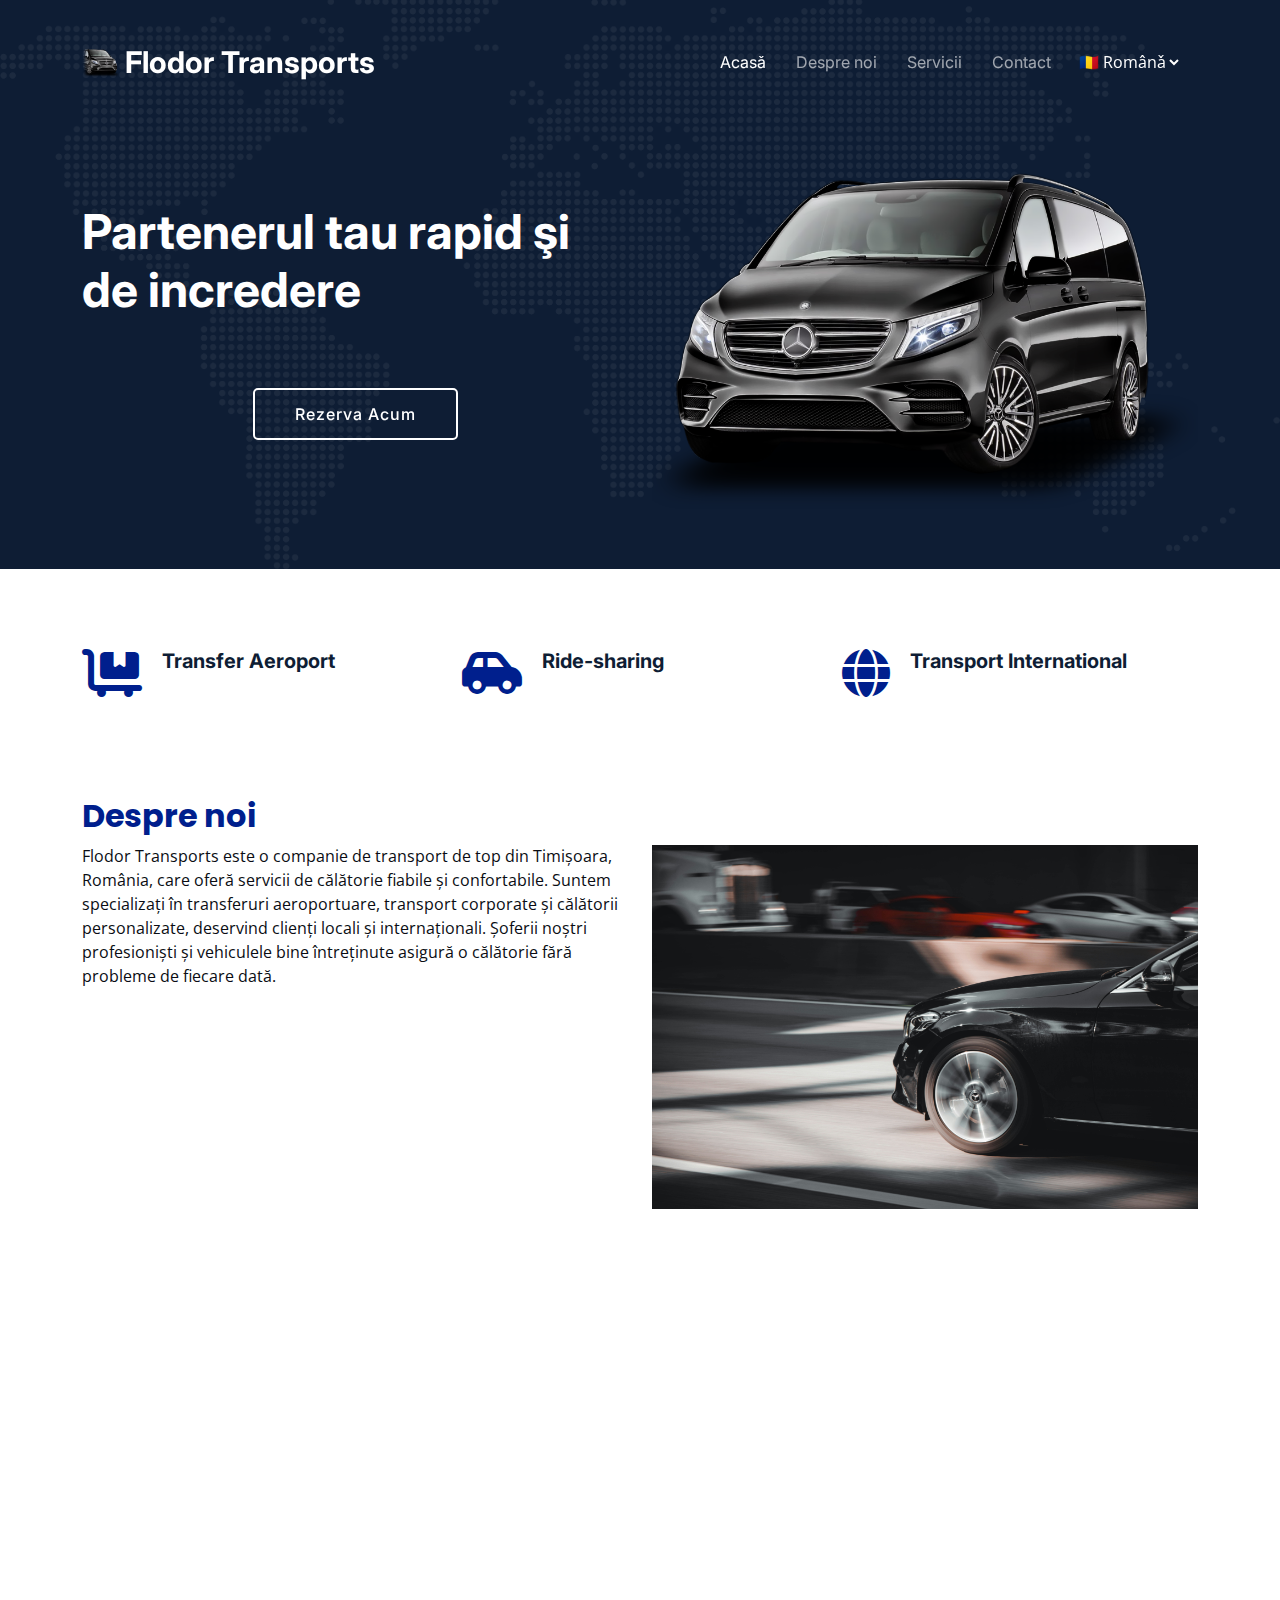
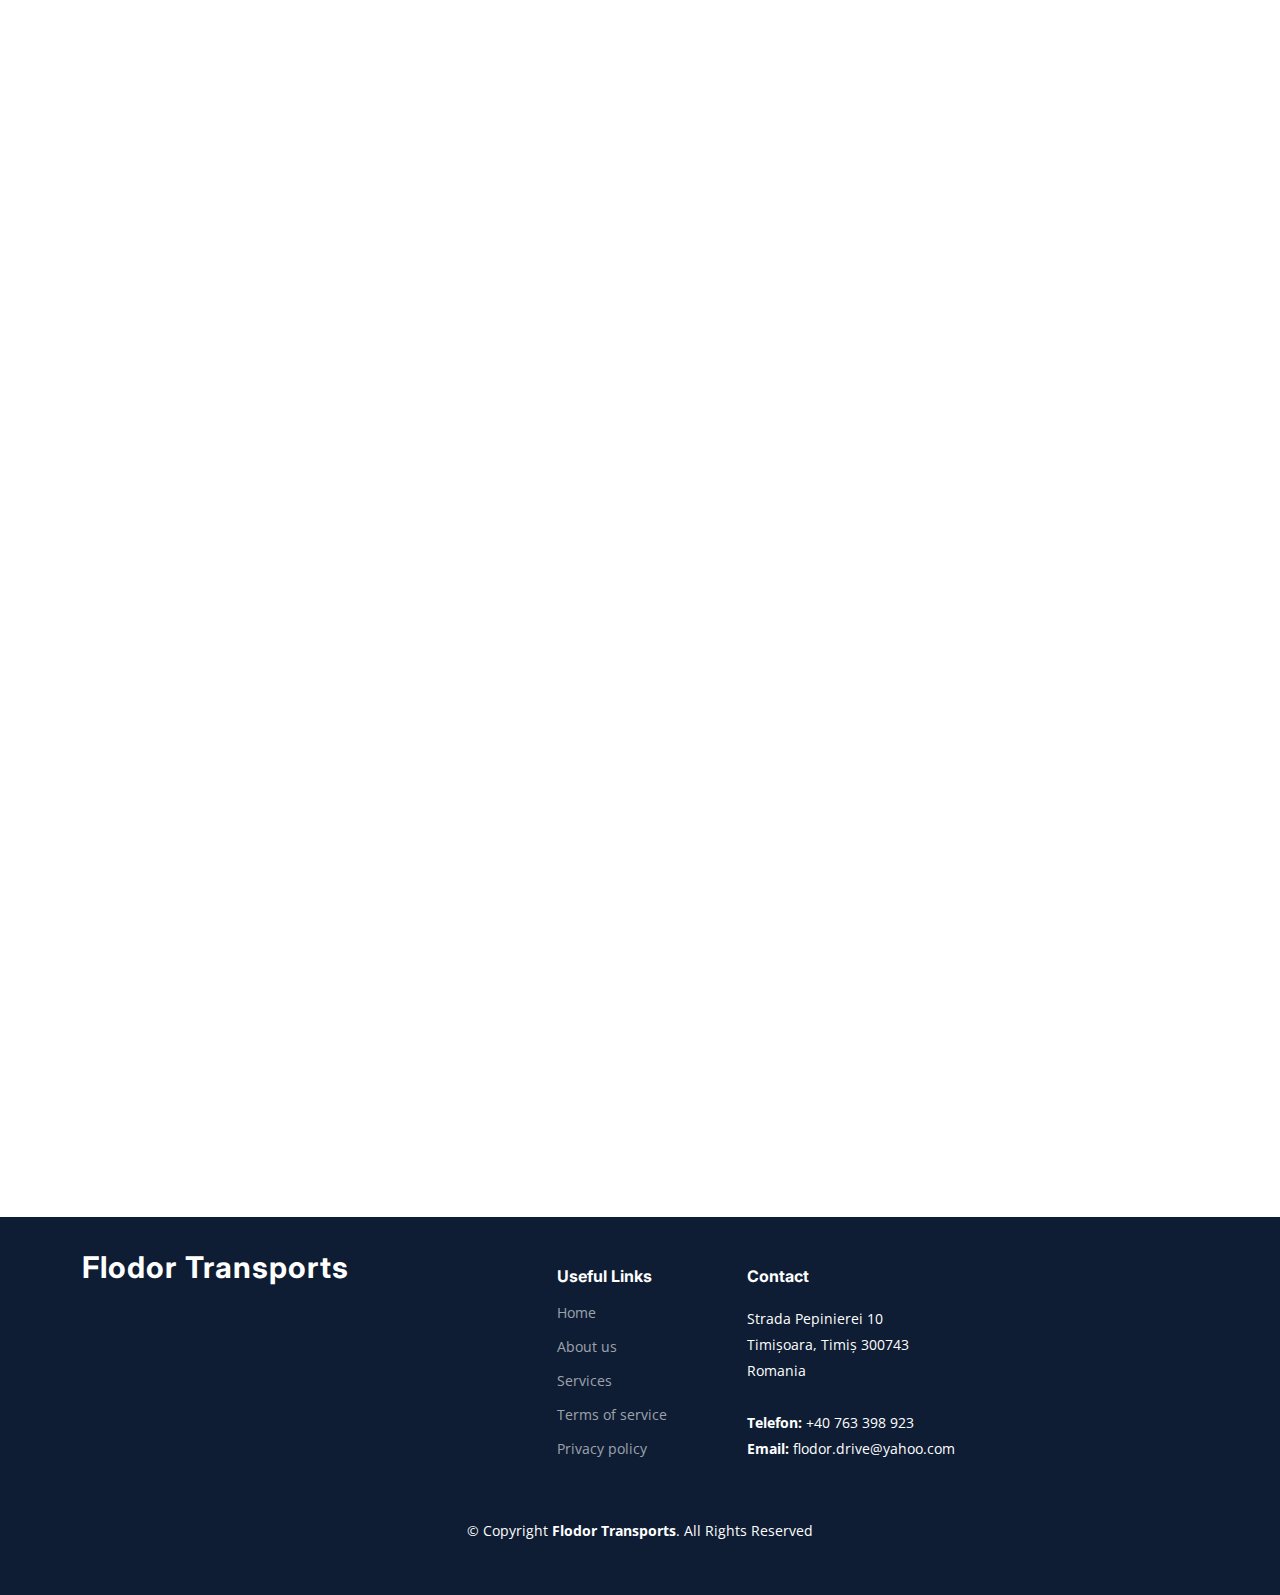
<file: index.html>
<!DOCTYPE html>
<html lang="en">

<head>
  <meta charset="utf-8" />
  <meta content="width=device-width, initial-scale=1.0" name="viewport" />

  <title>Flodor Transports</title>
  <meta content="" name="description" />
  <meta content="" name="keywords" />

  <!-- Favicons -->
  <link href="assets/img/logo-flodor.png" rel="icon" />
  <link href="assets/img/apple-touch-icon.png" rel="apple-touch-icon" />

  <!-- Google Fonts -->
  <link rel="preconnect" href="https://fonts.googleapis.com" />
  <link rel="preconnect" href="https://fonts.gstatic.com" crossorigin />
  <link
    href="https://fonts.googleapis.com/css2?family=Open+Sans:ital,wght@0,300;0,400;0,500;0,600;0,700;1,300;1,400;1,600;1,700&family=Poppins:ital,wght@0,300;0,400;0,500;0,600;0,700;1,300;1,400;1,500;1,600;1,700&family=Inter:ital,wght@0,300;0,400;0,500;0,600;0,700;1,300;1,400;1,500;1,600;1,700&display=swap"
    rel="stylesheet" />

  <!-- Vendor CSS Files -->
  <link href="assets/vendor/bootstrap/css/bootstrap.min.css" rel="stylesheet" />
  <link href="assets/vendor/bootstrap-icons/bootstrap-icons.css" rel="stylesheet" />
  <link href="assets/vendor/fontawesome-free/css/all.min.css" rel="stylesheet" />
  <link href="assets/vendor/glightbox/css/glightbox.min.css" rel="stylesheet" />
  <link href="assets/vendor/swiper/swiper-bundle.min.css" rel="stylesheet" />
  <link href="assets/vendor/aos/aos.css" rel="stylesheet" />

  <!-- Template Main CSS File -->
  <link href="assets/css/main.css" rel="stylesheet" />
</head>

<body>
  <!-- ======= Header ======= -->
  <header id="header" class="header d-flex align-items-center fixed-top">
    <div class="container-fluid container-xl d-flex align-items-center justify-content-between">
      <a href="index.html" class="logo d-flex align-items-center">
        <!-- Uncomment the line below if you also wish to use an image logo -->
        <img src="assets/img/logo-flodor.png" alt="">
        <h1 style="display: inline;">Flodor Transports</h1>
      </a>

      <i class="mobile-nav-toggle mobile-nav-show bi bi-list"></i>
      <i class="mobile-nav-toggle mobile-nav-hide d-none bi bi-x"></i>
      <nav id="navbar" class="navbar">
        <ul>
          <li><a href="index.html" class="active" data-i18n="home"></a></li>
          <li><a href="#featured-services" data-i18n="about"></a></li>
          <li><a href="#service" data-i18n="services"></a></li>
          <li><a href="contact.html">Contact</a></li>
          <select id="languageSelect" onChange="handleLanguageSelect(event)" class=" form-select-sm langSelect">
            <option value="en"> 🇬🇧 English </option>
            <option value="ro">🇷🇴 Românǎ </option>
          </select>
    </div>
    </li>
    </ul>
    </nav>
    <!-- .navbar -->
    </div>
  </header>
  <!-- End Header -->

  <!-- ======= Hero Section ======= -->
  <section id="hero" class="hero d-flex align-items-center">
    <div class="container">
      <div class="row gy-4 d-flex justify-content-between">
        <div class="col-lg-6 order-2 order-lg-1 d-flex flex-column justify-content-center">
          <h2 data-aos="fade-up" data-i18n="hero_message"></h2>
          <p data-aos="fade-up" data-aos-delay="100" data-i18n="hero_description">
          </p>

          <div class="call-to-action">
          <div class="container" data-aos="zoom-out">
            <div class="row justify-content-center">
              <div class="col-lg-8 text-center">
                <a class="cta-btn" href="contact.html"  data-i18n="book_now"></a>
              </div>
            </div>
          </div>
        </div>

          <div class="row gy-4" data-aos="fade-up" data-aos-delay="400">
          </div>
        </div>

        <div class="col-lg-6 order-1 order-lg-2 hero-img" data-aos="zoom-out">
          <img src="assets/img/vito.png" class="img-fluid mb-3 mt-5 mb-lg-0" alt="" />
        </div>
      </div>
    </div>
  </section>
  <!-- End Hero Section -->

  <main id="main">
    <!-- ======= Featured Services Section ======= -->
    <section id="featured-services" class="featured-services">
      <div class="container">
        <div class="row gy-4">
          <div class="col-lg-4 col-md-6 service-item d-flex" data-aos="fade-up">
            <div class="icon flex-shrink-0">
              <i class="fa-solid fa-cart-flatbed"></i>
            </div>
            <div>
              <h4 class="title" data-i18n="airport_transfer"> </h4>


              </p>
            </div>
          </div>
          <!-- End Service Item -->

          <div class="col-lg-4 col-md-6 service-item d-flex" data-aos="fade-up" data-aos-delay="100">
            <div class="icon flex-shrink-0">
              <i class="fa-solid fa-car-side"></i>
            </div>
            <div>
              <h4 class="title" data-i18n="ride_sharing"></h4>
              <p class="description">
              </p>
            </div>
          </div>
          <!-- End Service Item -->

          <div class="col-lg-4 col-md-6 service-item d-flex" data-aos="fade-up" data-aos-delay="200">
            <div class="icon flex-shrink-0">
              <i class="fa-solid fa-globe"></i>
            </div>
            <div>
              <h4 class="title" data-i18n="international_transport"></h4>

              </p>
            </div>
          </div>
          <!-- End Service Item -->
        </div>
      </div>
    </section>
    <!-- End Featured Services Section -->

    <!-- ======= About Us Section ======= -->
    <section id="about" class="about pt-0">
      <div class="container" data-aos="fade-up">
        <div class="row gy-4">
          <div class="col-lg-6 position-relative align-self-start order-lg-last pt-5">
            <img src="assets/img/about-us-section2.jpg" class="img-fluid" alt="" />
          </div>

          <div class="col-lg-6 content order-last order-lg-first">
            <h3 data-i18n="about_us"></h3>
            <p data-i18n="about_us_description">
            </p>
            <ul>
              <li data-aos="fade-up" data-aos-delay="100">
                <i class="bi bi-laptop"></i>
                <div>
                  <h5 data-i18n="online_reservations"></h5>
                  <p data-i18n="online_reservations_details">

                  </p>
                </div>
              </li>
              <li data-aos="fade-up" data-aos-delay="200">
                <i class="bi bi-briefcase"></i>
                <div>
                  <h5 data-i18n="corporate_services"></h5>
                  <p data-i18n="corporate_services_details">

                  </p>
                </div>
              </li>
              <li data-aos="fade-up" data-aos-delay="300">
                <i class="bi bi-shield-shaded"></i>
                <div>
                  <h5 data-i18n="safety"></h5>
                  <p data-i18n="safety_details">

                  </p>
                </div>
              </li>
            </ul>
          </div>
        </div>
      </div>
    </section>
    <!-- End About Us Section -->

    <!-- ======= Services Section ======= -->
    <section id="service" class="services pt-0">
      <div class="container" data-aos="fade-up">
        <div class="section-header">
          <span data-i18n="our_services"></span>
          <h2 data-i18n="our_services"></h2>
        </div>

        <div class="row gy-4">
          <div class="col-lg-4 col-md-6" data-aos="fade-up" data-aos-delay="100">
            <div class="card">
              <div class="card-img">
                <img src="assets/img/Airport-Shuttle-Services.jpg" alt="" class="img-fluid" />
              </div>
              <h3>
                <a href="contact.html" class="stretched-link" data-i18n="airport_transfers"></a>
              </h3>
              <p data-i18n="airport_transfers_description">

              </p>
            </div>
          </div>
          <!-- End Card Item -->

          <div class="col-lg-4 col-md-6" data-aos="fade-up" data-aos-delay="200">
            <div class="card">
              <div class="card-img">
                <img src="assets/img/event-transportation.jpg" alt="" class="img-fluid" />
              </div>
              <h3>
                <a href="contact.html" class="stretched-link" data-i18n="event_transportation"></a>
              </h3>
              <p data-i18n="event_transportation_description">
              </p>
            </div>
          </div>
          <!-- End Card Item -->

          <div class="col-lg-4 col-md-6" data-aos="fade-up" data-aos-delay="300">
            <div class="card">
              <div class="card-img">
                <img src="assets/img/corporate_transportation.png" alt="" class="img-fluid" />
              </div>
              <h3>
                <a href="contact.html" class="stretched-link" data-i18n="corporate_transportation"></a>
              </h3>
              <p data-i18n="corporate_transportation_description">

              </p>
            </div>
          </div>
          <!-- End Card Item -->

          <div class="col-lg-4 col-md-6" data-aos="fade-up" data-aos-delay="400">
            <div class="card">
              <div class="card-img">
                <img src="assets/img/hotel_transportation.png" alt="" class="img-fluid" />
              </div>
              <h3>
                <a href="contact.html" class="stretched-link" data-i18n="hotel_transfers"></a>
              </h3>
              <p data-i18n="hotel_transfers_description">

              </p>
            </div>
          </div>
          <!-- End Card Item -->

          <div class="col-lg-4 col-md-6" data-aos="fade-up" data-aos-delay="500">
            <div class="card">
              <div class="card-img">
                <img src="assets/img/budapest.jpg" alt="" class="img-fluid" />
              </div>
              <h3>
                <a href="contact.html" class="stretched-link" data-i18n="inter_city"></a>
              </h3>
              <p data-i18n="inter_city_description">
                
              </p>
            </div>
          </div>
          <!-- End Card Item -->

          <div class="col-lg-4 col-md-6" data-aos="fade-up" data-aos-delay="600">
            <div class="card">
              <div class="card-img">
                <img src="assets/img/party.jpg" alt="" class="img-fluid" />
              </div>
              <h3>
                <a href="contact.html" class="stretched-link" data-i18n="night_out"></a>
              </h3>
              <p data-i18n="night_out_description">

              </p>
            </div>
          </div>
          <!-- End Card Item -->
        </div>
      </div>
    </section>
    <!-- End Services Section -->


  </main>
  <!-- End #main -->

  <!-- ======= Footer ======= -->
  <footer id="footer" class="footer">
    <div class="container">
      <div class="row gy-4">
        <div class="col-lg-5 col-md-12 footer-info">
          <a href="index.html" class="logo d-flex align-items-center">
            <span>Flodor Transports</span>
          </a>
          <p>
          </p>
          <!-- <div class="social-links d-flex mt-4">
            <a href="#" class="twitter"><i class="bi bi-twitter"></i></a>
            <a href="#" class="facebook"><i class="bi bi-facebook"></i></a>
            <a href="#" class="instagram"><i class="bi bi-instagram"></i></a>
            <a href="#" class="linkedin"><i class="bi bi-linkedin"></i></a>
          </div> -->
        </div>

        <div class="col-lg-2 col-6 footer-links">
          <h4>Useful Links</h4>
          <ul>
            <li><a href="#">Home</a></li>
            <li><a href="#">About us</a></li>
            <li><a href="#">Services</a></li>
            <li><a href="#">Terms of service</a></li>
            <li><a href="#">Privacy policy</a></li>
          </ul>
        </div>

        <div class="col-lg-3 col-md-12 footer-contact text-center text-md-start">
          <h4 data-i18n="contact_us"></h4>
          <p>
            Strada Pepinierei 10 <br />
            Timișoara, Timiș 300743<br />
            Romania <br /><br />
            <strong data-i18n="phone"></strong> +40 763 398 923<br />
            <strong>Email:</strong> flodor.drive@yahoo.com<br />
          </p>
        </div>
      </div>
    </div>

    <div class="container mt-4">
      <div class="copyright">
        &copy; Copyright <strong><span>Flodor Transports</span></strong>. All Rights Reserved
      </div>
      <div class="credits">

      </div>
    </div>
  </footer>
  <!-- End Footer -->
  <!-- End Footer -->

  <a href="#" class="scroll-top d-flex align-items-center justify-content-center"><i
      class="bi bi-arrow-up-short"></i></a>

  <div id="preloader"></div>

  <!-- Vendor JS Files -->
  <script src="assets/vendor/bootstrap/js/bootstrap.bundle.min.js"></script>
  <script src="assets/vendor/purecounter/purecounter_vanilla.js"></script>
  <script src="assets/vendor/glightbox/js/glightbox.min.js"></script>
  <script src="assets/vendor/swiper/swiper-bundle.min.js"></script>
  <script src="assets/vendor/aos/aos.js"></script>
  <script src="assets/vendor/php-email-form/validate.js"></script>

  <!-- Template Main JS File -->
  <script src="assets/js/main.js"></script>
  <!--Languages Script-->
  <script src="js/script.js"></script>
</body>

</html>
</file>
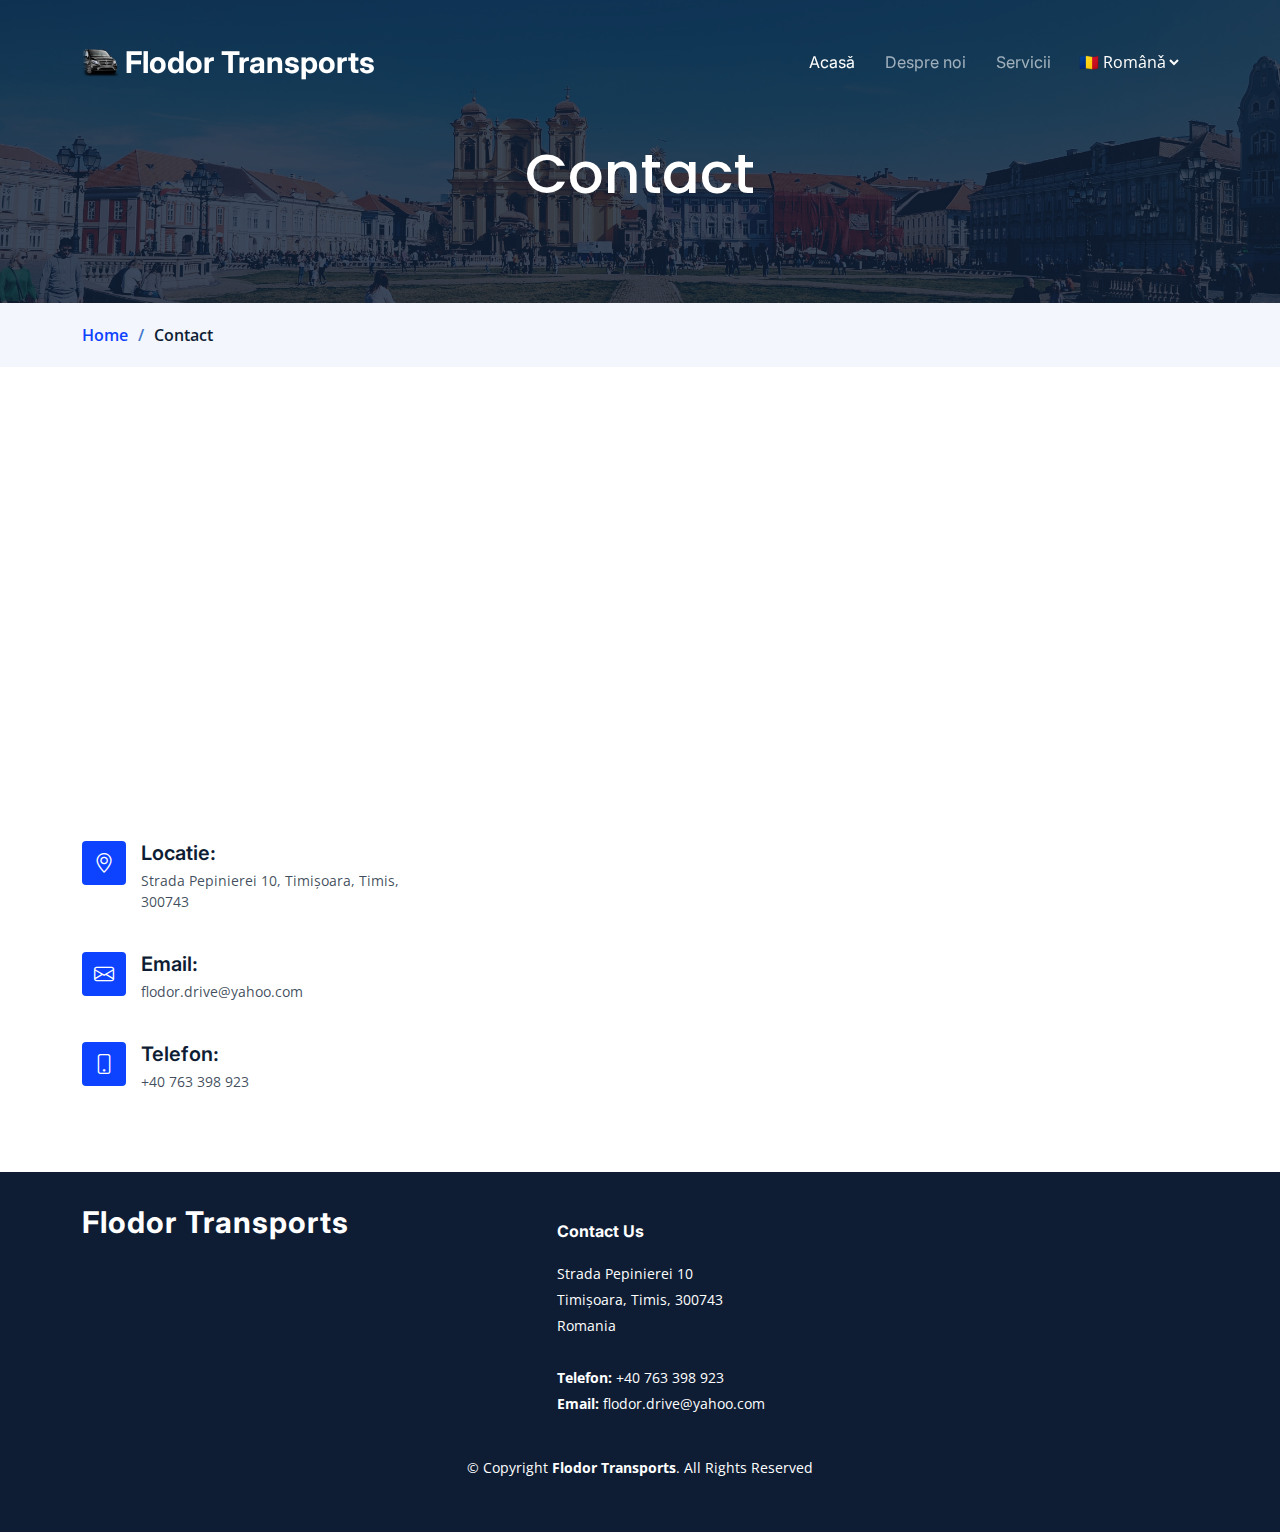
<file: contact.html>
<!doctype html>
<html lang="en">
  <head>
    <meta charset="utf-8" />
    <meta content="width=device-width, initial-scale=1.0" name="viewport" />

    <title>Flodor Transports - Contact</title>
    <meta content="" name="description" />
    <meta content="" name="keywords" />

    <!-- Favicons -->
    <link href="assets/img/logo-flodor.png" rel="icon" />
    <link href="assets/img/apple-touch-icon.png" rel="apple-touch-icon" />

    <!-- Google Fonts -->
    <link rel="preconnect" href="https://fonts.googleapis.com" />
    <link rel="preconnect" href="https://fonts.gstatic.com" crossorigin />
    <link
      href="https://fonts.googleapis.com/css2?family=Open+Sans:ital,wght@0,300;0,400;0,500;0,600;0,700;1,300;1,400;1,600;1,700&family=Poppins:ital,wght@0,300;0,400;0,500;0,600;0,700;1,300;1,400;1,500;1,600;1,700&family=Inter:ital,wght@0,300;0,400;0,500;0,600;0,700;1,300;1,400;1,500;1,600;1,700&display=swap"
      rel="stylesheet"
    />

    <!-- Vendor CSS Files -->
    <link
      href="assets/vendor/bootstrap/css/bootstrap.min.css"
      rel="stylesheet"
    />
    <link
      href="assets/vendor/bootstrap-icons/bootstrap-icons.css"
      rel="stylesheet"
    />
    <link
      href="assets/vendor/fontawesome-free/css/all.min.css"
      rel="stylesheet"
    />
    <link
      href="assets/vendor/glightbox/css/glightbox.min.css"
      rel="stylesheet"
    />
    <link href="assets/vendor/swiper/swiper-bundle.min.css" rel="stylesheet" />
    <link href="assets/vendor/aos/aos.css" rel="stylesheet" />

    <!-- Template Main CSS File -->
    <link href="assets/css/main.css" rel="stylesheet" />
  </head>

  <body>
    <!-- ======= Header ======= -->
    <header id="header" class="header d-flex align-items-center fixed-top">
      <div
        class="container-fluid container-xl d-flex align-items-center justify-content-between"
      >
        <a href="index.html" class="logo d-flex align-items-center">
          <!-- Uncomment the line below if you also wish to use an image logo -->
          <img src="assets/img/logo-flodor.png" alt="" />
          <h1>Flodor Transports</h1>
        </a>

        <i class="mobile-nav-toggle mobile-nav-show bi bi-list"></i>
        <i class="mobile-nav-toggle mobile-nav-hide d-none bi bi-x"></i>
        <nav id="navbar" class="navbar">
          <ul>
            <li><a href="index.html" class="active" data-i18n="home"></a></li>
            <li>
              <a href="index.html#featured-services" data-i18n="about"></a>
            </li>
            <li><a href="index.html#service" data-i18n="services"></a></li>
            <select
              id="languageSelect"
              onChange="handleLanguageSelect(event)"
              class="form-select-sm langSelect"
            >
              <option value="en">🇬🇧 English</option>
              <option value="ro">🇷🇴 Românǎ</option>
            </select>
          </ul>
        </nav>
        <!-- .navbar -->
      </div>
    </header>
    <!-- End Header -->
    <!-- End Header -->

    <main id="main">
      <!-- ======= Breadcrumbs ======= -->
      <div class="breadcrumbs">
        <div
          class="page-header d-flex align-items-center"
          style="background-image: url('assets/img/page-header.jpg')"
        >
          <div class="container position-relative">
            <div class="row d-flex justify-content-center">
              <div class="col-lg-6 text-center">
                <h2>Contact</h2>
                <p></p>
              </div>
            </div>
          </div>
        </div>
        <nav>
          <div class="container">
            <ol>
              <li><a href="index.html">Home</a></li>
              <li>Contact</li>
            </ol>
          </div>
        </nav>
      </div>
      <!-- End Breadcrumbs -->

      <!-- ======= Contact Section ======= -->
      <section id="contact" class="contact">
        <div class="container" data-aos="fade-up">
          <div>
            <iframe
              style="border: 0; width: 100%; height: 340px"
              src="https://www.google.com/maps/embed?pb=!1m18!1m12!1m3!1d2784.948606800034!2d21.237566577571144!3d45.73212547107968!2m3!1f0!2f0!3f0!3m2!1i1024!2i768!4f13.1!3m3!1m2!1s0x47455dc008f913bb%3A0x20639f4029eeb5f5!2sStrada%20Pepinierei%2010%2C%20Timi%C8%99oara!5e0!3m2!1sro!2sro!4v1711272186440!5m2!1sro!2sro"
              frameborder="0"
              allowfullscreen
            ></iframe>
          </div>
          <!-- End Google Maps -->

          <div class="row gy-4 mt-4">
            <div class="col-lg-4">
              <div class="info-item d-flex">
                <i class="bi bi-geo-alt flex-shrink-0"></i>
                <div>
                  <h4 data-i18n="location"></h4>
                  <p>Strada Pepinierei 10, Timișoara, Timis, 300743</p>
                </div>
              </div>
              <!-- End Info Item -->

              <div class="info-item d-flex">
                <i class="bi bi-envelope flex-shrink-0"></i>
                <div>
                  <h4>Email:</h4>
                  <p>flodor.drive@yahoo.com</p>
                </div>
              </div>
              <!-- End Info Item -->

              <div class="info-item d-flex">
                <i class="bi bi-phone flex-shrink-0"></i>
                <div>
                  <h4 data-i18n="phone"></h4>
                  <p>+40 763 398 923</p>
                </div>
              </div>
              <!-- End Info Item -->
            </div>

            <!-- <div class="col-lg-8">
              <form
                action="forms/contact.php"
                method="post"
                role="form"
                class="php-email-form"
              >
                <div class="row">
                  <div class="col-md-6 form-group">
                    <input
                      type="text"
                      name="name"
                      class="form-control"
                      id="name"
                      placeholder="Your Name"
                      required
                    />
                  </div>
                  <div class="col-md-6 form-group mt-3 mt-md-0">
                    <input
                      type="email"
                      class="form-control"
                      name="email"
                      id="email"
                      placeholder="Your Email"
                      required
                    />
                  </div>
                </div>
                <div class="form-group mt-3">
                  <input
                    type="text"
                    class="form-control"
                    name="subject"
                    id="subject"
                    placeholder="Subject"
                    required
                  />
                </div>
                <div class="form-group mt-3">
                  <textarea
                    class="form-control"
                    name="message"
                    rows="5"
                    placeholder="Message"
                    required
                  ></textarea>
                </div>
                <div class="my-3">
                  <div class="loading">Loading</div>
                  <div class="error-message"></div>
                  <div class="sent-message">
                    Your message has been sent. Thank you!
                  </div>
                </div>
                <div class="text-center">
                  <button type="submit">Send Message</button>
                </div>
              </form>
            </div> -->
            <!-- End Contact Form -->
          </div>
        </div>
      </section>
      <!-- End Contact Section -->
    </main>
    <!-- End #main -->

    <!-- ======= Footer ======= -->
    <footer id="footer" class="footer">
      <div class="container">
        <div class="row gy-4">
          <div class="col-lg-5 col-md-12 footer-info">
            <a href="index.html" class="logo d-flex align-items-center">
              <span>Flodor Transports</span>
            </a>
            <p></p>
            <!-- <div class="social-links d-flex mt-4">
              <a href="#" class="twitter"><i class="bi bi-twitter"></i></a>
              <a href="#" class="facebook"><i class="bi bi-facebook"></i></a>
              <a href="#" class="instagram"><i class="bi bi-instagram"></i></a>
              <a href="#" class="linkedin"><i class="bi bi-linkedin"></i></a>
            </div> -->
          </div>

          <!-- <div class="col-lg-2 col-6 footer-links">
            <h4>Useful Links</h4>
            <ul>
              <li><a href="#">Home</a></li>
              <li><a href="#">About us</a></li>
              <li><a href="#">Services</a></li>
              <li><a href="#">Terms of service</a></li>
              <li><a href="#">Privacy policy</a></li>
            </ul>
          </div> -->

          <!-- <div class="col-lg-2 col-6 footer-links">
            <h4>Our Services</h4>
            <ul>
              <li><a href="#">Web Design</a></li>
              <li><a href="#">Web Development</a></li>
              <li><a href="#">Product Management</a></li>
              <li><a href="#">Marketing</a></li>
              <li><a href="#">Graphic Design</a></li>
            </ul>
          </div> -->

          <div
            class="col-lg-3 col-md-12 footer-contact text-center text-md-start"
          >
            <h4>Contact Us</h4>
            <p>
              Strada Pepinierei 10 <br />
              Timișoara, Timis, 300743<br />
              Romania <br /><br />
              <strong data-i18n="phone"></strong> +40 763 398 923<br />
              <strong>Email:</strong> flodor.drive@yahoo.com<br />
            </p>
          </div>
        </div>
      </div>

      <div class="container mt-4">
        <div class="copyright">
          &copy; Copyright <strong><span>Flodor Transports</span></strong
          >. All Rights Reserved
        </div>
        <div class="credits"></div>
      </div>
    </footer>
    <!-- End Footer -->
    <!-- End Footer -->

    <a
      href="#"
      class="scroll-top d-flex align-items-center justify-content-center"
      ><i class="bi bi-arrow-up-short"></i
    ></a>

    <div id="preloader"></div>

    <!-- Vendor JS Files -->
    <script src="assets/vendor/bootstrap/js/bootstrap.bundle.min.js"></script>
    <script src="assets/vendor/purecounter/purecounter_vanilla.js"></script>
    <script src="assets/vendor/glightbox/js/glightbox.min.js"></script>
    <script src="assets/vendor/swiper/swiper-bundle.min.js"></script>
    <script src="assets/vendor/aos/aos.js"></script>
    <script src="assets/vendor/php-email-form/validate.js"></script>

    <!-- Template Main JS File -->
    <script src="assets/js/main.js"></script>
    <!--Languages Script-->
    <script src="js/script.js"></script>
  </body>
</html>
</file>
<file: assets/css/main.css>
/**
* Template Name: Flodor Transports
* Updated: Mar 13 2024 with Bootstrap v5.3.3
* Template URL: https://bootstrapmade.com/Flodor Transports-bootstrap-Flodor Transportstics-website-template/
* Author: BootstrapMade.com
* License: https://bootstrapmade.com/license/
*/

/*--------------------------------------------------------------
# Set main reusable colors and fonts using CSS variables
# Learn more about CSS variables at https://developer.mozilla.org/en-US/docs/Web/CSS/Using_CSS_custom_properties
--------------------------------------------------------------*/
/* Fonts */
:root {
  --font-default: "Open Sans", system-ui, -apple-system, "Segoe UI", Roboto, "Helvetica Neue", Arial, "Noto Sans", "Liberation Sans", sans-serif, "Apple Color Emoji", "Segoe UI Emoji", "Segoe UI Symbol", "Noto Color Emoji";
  --font-primary: "Inter", sans-serif;
  --font-secondary: "Poppins", sans-serif;
}

/* Colors */
:root {
  --color-default: #0a0d13;
  --color-primary: #0d42ff;
  --color-secondary: #0e1d34;
}

/* Smooth scroll behavior */
:root {
  scroll-behavior: smooth;
}

/*--------------------------------------------------------------
# General
--------------------------------------------------------------*/
body {
  font-family: var(--font-default);
  color: var(--color-default);
}

a {
  color: var(--color-primary);
  text-decoration: none;
}

a:hover {
  color: #406aff;
  text-decoration: none;
}

h1,
h2,
h3,
h4,
h5,
h6 {
  font-family: var(--font-primary);
}

/*--------------------------------------------------------------
# Sections & Section Header
--------------------------------------------------------------*/
section {
  padding: 80px 0;
  overflow: hidden;
}

.section-header {
  text-align: center;
  padding: 30px 0;
  position: relative;
}

.section-header h2 {
  font-size: 32px;
  font-weight: 700;
  text-transform: uppercase;
  margin-bottom: 20px;
  padding-bottom: 0;
  color: #001973;
  position: relative;
  z-index: 2;
  margin-bottom: 20px;
  padding-bottom: 20px;
  position: relative;
}

.section-header h2:after {
  content: "";
  position: absolute;
  display: block;
  width: 50px;
  height: 3px;
  background: var(--color-primary);
  left: 0;
  right: 0;
  bottom: 0;
  margin: auto;
}

.section-header span {
  position: absolute;
  top: 46px;
  color: rgba(14, 29, 52, 0.06);
  left: 0;
  right: 0;
  z-index: 1;
  font-weight: 700;
  font-size: 56px;
  text-transform: uppercase;
  line-height: 0;
}

.section-header p {
  margin-bottom: 0;
  position: relative;
  z-index: 2;
}

@media (max-width: 640px) {
  .section-header h2 {
    font-size: 28px;
    margin-bottom: 15px;
  }

  .section-header span {
    font-size: 38px;
  }
}

/*--------------------------------------------------------------
# Breadcrumbs
--------------------------------------------------------------*/
.breadcrumbs .page-header {
  padding: 140px 0 80px 0;
  position: relative;
  background-size: cover;
  background-position: center;
  background-repeat: no-repeat;
}

.breadcrumbs .page-header:before {
  content: "";
  background-color: rgba(14, 29, 52, 0.8);
  position: absolute;
  inset: 0;
}

.breadcrumbs .page-header h2 {
  font-size: 56px;
  font-weight: 500;
  color: #fff;
  font-family: var(--font-secondary);
}

.breadcrumbs .page-header p {
  color: rgba(255, 255, 255, 0.8);
}

.breadcrumbs nav {
  background-color: #f3f6fc;
  padding: 20px 0;
}

.breadcrumbs nav ol {
  display: flex;
  flex-wrap: wrap;
  list-style: none;
  margin: 0;
  padding: 0;
  font-size: 16px;
  font-weight: 600;
  color: var(--color-secondary);
}

.breadcrumbs nav ol a {
  color: var(--color-primary);
  transition: 0.3s;
}

.breadcrumbs nav ol a:hover {
  text-decoration: underline;
}

.breadcrumbs nav ol li+li {
  padding-left: 10px;
}

.breadcrumbs nav ol li+li::before {
  display: inline-block;
  padding-right: 10px;
  color: #4278cc;
  content: "/";
}

/*--------------------------------------------------------------
# Scroll top button
--------------------------------------------------------------*/
.scroll-top {
  position: fixed;
  visibility: hidden;
  opacity: 0;
  right: 15px;
  bottom: 15px;
  z-index: 99999;
  background: var(--color-primary);
  width: 40px;
  height: 40px;
  border-radius: 4px;
  transition: all 0.4s;
}

.scroll-top i {
  font-size: 24px;
  color: #fff;
  line-height: 0;
}

.scroll-top:hover {
  background: rgba(13, 66, 255, 0.8);
  color: #fff;
}

.scroll-top.active {
  visibility: visible;
  opacity: 1;
}

/*--------------------------------------------------------------
# Preloader
--------------------------------------------------------------*/
#preloader {
  position: fixed;
  inset: 0;
  z-index: 9999;
  overflow: hidden;
  background: #fff;
  transition: all 0.6s ease-out;
  width: 100%;
  height: 100vh;
}

#preloader:before,
#preloader:after {
  content: "";
  position: absolute;
  border: 4px solid var(--color-primary);
  border-radius: 50%;
  animation: animate-preloader 2s cubic-bezier(0, 0.2, 0.8, 1) infinite;
}

#preloader:after {
  animation-delay: -0.5s;
}

@keyframes animate-preloader {
  0% {
    width: 10px;
    height: 10px;
    top: calc(50% - 5px);
    left: calc(50% - 5px);
    opacity: 1;
  }

  100% {
    width: 72px;
    height: 72px;
    top: calc(50% - 36px);
    left: calc(50% - 36px);
    opacity: 0;
  }
}

/*--------------------------------------------------------------
# Disable aos animation delay on mobile devices
--------------------------------------------------------------*/
@media screen and (max-width: 768px) {
  [data-aos-delay] {
    transition-delay: 0 !important;
  }
}

/*--------------------------------------------------------------
# Header
--------------------------------------------------------------*/
.header {
  transition: all 0.5s;
  z-index: 997;
  padding: 30px 0;
}

.header.sticked {
  background: rgba(14, 29, 52, 0.9);
  padding: 15px 0;
  box-shadow: 0px 2px 20px rgba(14, 29, 52, 0.1);
}

.header .logo img {
  max-height: 50px;
  margin-right: 6px;
}

.header .logo h1 {
  width: 320px;
  font-size: 30px;
  margin: 0;
  font-weight: 700;
  color: #fff;
  font-family: var(--font-primary);
}

/*--------------------------------------------------------------
# Desktop Navigation
--------------------------------------------------------------*/
@media (min-width: 1280px) {
  .navbar {
    padding: 0;
  }

  .navbar ul {
    margin: 0;
    padding: 0;
    display: flex;
    list-style: none;
    align-items: center;
  }

  .navbar li {
    position: relative;
  }

  .navbar a,
  .navbar a:focus {
    display: flex;
    align-items: center;
    justify-content: space-between;
    padding: 10px 0 10px 30px;
    font-family: var(--font-primary);
    font-size: 16px;
    font-weight: 400;
    color: rgba(255, 255, 255, 0.6);
    white-space: nowrap;
    transition: 0.3s;
  }

  .navbar a i,
  .navbar a:focus i {
    font-size: 12px;
    line-height: 0;
    margin-left: 5px;
  }

  .navbar a:hover,
  .navbar .active,
  .navbar .active:focus,
  .navbar li:hover>a {
    color: #fff;
  }

  .navbar .get-a-quote,
  .navbar .get-a-quote:focus {
    background: var(--color-primary);
    padding: 8px 20px;
    margin-left: 30px;
    border-radius: 4px;
    color: #fff;
  }

  .navbar .get-a-quote:hover,
  .navbar .get-a-quote:focus:hover {
    color: #fff;
    background: #2756ff;
  }

  .navbar .dropdown ul {
    display: block;
    position: absolute;
    left: 14px;
    top: calc(100% + 30px);
    margin: 0;
    padding: 10px 0;
    z-index: 99;
    opacity: 0;
    visibility: hidden;
    background: #fff;
    box-shadow: 0px 0px 30px rgba(127, 137, 161, 0.25);
    transition: 0.3s;
    border-radius: 4px;
  }

  .navbar .dropdown ul li {
    min-width: 200px;
  }

  .navbar .dropdown ul a {
    padding: 10px 20px;
    font-size: 15px;
    text-transform: none;
    font-weight: 400;
    color: var(--color-secondary);
  }

  .navbar .dropdown ul a i {
    font-size: 12px;
  }

  .navbar .dropdown ul a:hover,
  .navbar .dropdown ul .active:hover,
  .navbar .dropdown ul li:hover>a {
    color: var(--color-primary);
  }

  .navbar .dropdown:hover>ul {
    opacity: 1;
    top: 100%;
    visibility: visible;
  }

  .navbar .dropdown .dropdown ul {
    top: 0;
    left: calc(100% - 30px);
    visibility: hidden;
  }

  .navbar .dropdown .dropdown:hover>ul {
    opacity: 1;
    top: 0;
    left: 100%;
    visibility: visible;
  }
}

@media (min-width: 1280px) and (max-width: 1366px) {
  .navbar .dropdown .dropdown ul {
    left: -90%;
  }

  .navbar .dropdown .dropdown:hover>ul {
    left: -100%;
  }
}

@media (min-width: 1280px) {

  .mobile-nav-show,
  .mobile-nav-hide {
    display: none;
  }
}

.langSelect {
  background-color: transparent;
  color: white;
  font-size: 16px;
  margin:1rem;
  border: none;
}
.emoji {
  
  font-size: 40px !important;
}

/*--------------------------------------------------------------
# Mobile Navigation
--------------------------------------------------------------*/
@media (max-width: 1279px) {
  .navbar {
    position: fixed;
    top: 0;
    right: -100%;
    width: 100%;
    max-width: 400px;
    bottom: 0;
    transition: 0.3s;
    z-index: 9997;
  }

  .navbar ul {
    position: absolute;
    inset: 0;
    padding: 50px 0 10px 0;
    margin: 0;
    background: rgba(14, 29, 52, 0.9);
    overflow-y: auto;
    transition: 0.3s;
    z-index: 9998;
  }

  .navbar a,
  .navbar a:focus {
    display: flex;
    align-items: center;
    justify-content: space-between;
    padding: 12px 20px;
    font-family: var(--font-primary);
    font-size: 16px;
    font-weight: 500;
    color: rgba(255, 255, 255, 0.7);
    white-space: nowrap;
    transition: 0.3s;
  }

  .navbar a i,
  .navbar a:focus i {
    font-size: 12px;
    line-height: 0;
    margin-left: 5px;
  }

  .navbar a:hover,
  .navbar .active,
  .navbar .active:focus,
  .navbar li:hover>a {
    color: #fff;
  }

  .navbar .get-a-quote,
  .navbar .get-a-quote:focus {
    background: var(--color-primary);
    padding: 8px 20px;
    border-radius: 4px;
    margin: 15px;
    color: #fff;
  }

  .navbar .get-a-quote:hover,
  .navbar .get-a-quote:focus:hover {
    color: #fff;
    background: rgba(13, 66, 255, 0.8);
  }

  .navbar .dropdown ul,
  .navbar .dropdown .dropdown ul {
    position: static;
    display: none;
    padding: 10px 0;
    margin: 10px 20px;
    transition: all 0.5s ease-in-out;
    border: 1px solid #19335c;
  }

  .navbar .dropdown>.dropdown-active,
  .navbar .dropdown .dropdown>.dropdown-active {
    display: block;
  }

  .mobile-nav-show {
    color: #fff;
    font-size: 28px;
    cursor: pointer;
    line-height: 0;
    transition: 0.5s;
    z-index: 9999;
    margin-right: 10px;
  }

  .mobile-nav-hide {
    color: #fff;
    font-size: 32px;
    cursor: pointer;
    line-height: 0;
    transition: 0.5s;
    position: fixed;
    right: 20px;
    top: 20px;
    z-index: 9999;
  }

  .mobile-nav-active {
    overflow: hidden;
  }

  .mobile-nav-active .navbar {
    right: 0;
  }

  .mobile-nav-active .navbar:before {
    content: "";
    position: fixed;
    inset: 0;
    background: rgba(14, 29, 52, 0.8);
    z-index: 9996;
  }
}

/*--------------------------------------------------------------
# Featured Services Section
--------------------------------------------------------------*/
.featured-services .service-item {
  position: relative;
  height: 100%;
  margin-bottom: 20px;
}

.featured-services .service-item .icon {
  margin-right: 20px;
}

.featured-services .service-item .icon i {
  color: #001f8d;
  font-size: 48px;
  transition: 0.3s;
}

.featured-services .service-item:hover .icon {
  background: #fff;
}

.featured-services .service-item:hover .icon i {
  color: var(--color-primary);
}

.featured-services .service-item .title {
  font-weight: 700;
  margin-bottom: 10px;
  font-size: 20px;
  color: var(--color-secondary);
  transition: 0.3s;
}

.featured-services .service-item .description {
  font-size: 15px;
  color: #132848;
  margin-bottom: 10px;
}

.featured-services .service-item .readmore {
  display: flex;
  align-items: center;
  color: var(--color-secondary);
  transition: 0.3s;
  font-weight: 700;
  font-size: 14px;
}

.featured-services .service-item .readmore i {
  margin-left: 8px;
}

.featured-services .service-item:hover .title,
.featured-services .service-item:hover .readmore,
.featured-services .service-item:hover .icon i {
  color: var(--color-primary);
}

/*--------------------------------------------------------------
# About Us Section
--------------------------------------------------------------*/
.about .content h3 {
  font-weight: 700;
  font-size: 32px;
  font-family: var(--font-secondary);
  color: #001f8d;
}

.about .content ul {
  list-style: none;
  padding: 0;
}

.about .content ul li {
  display: flex;
  align-items: flex-start;
  margin-top: 40px;
}

.about .content ul i {
  flex-shrink: 0;
  font-size: 48px;
  color: var(--color-primary);
  margin-right: 20px;
  line-height: 0;
}

.about .content ul h5 {
  font-size: 18px;
  font-weight: 700;
  color: #19335c;
}

.about .content ul p {
  font-size: 15px;
}

.about .content p:last-child {
  margin-bottom: 0;
}

.about .play-btn {
  width: 94px;
  height: 94px;
  background: radial-gradient(var(--color-primary) 50%, rgba(13, 66, 255, 0.4) 52%);
  border-radius: 50%;
  display: block;
  position: absolute;
  left: calc(50% - 47px);
  top: calc(50% - 47px);
  overflow: hidden;
}

.about .play-btn:before {
  content: "";
  position: absolute;
  width: 120px;
  height: 120px;
  animation-delay: 0s;
  animation: pulsate-btn 2s;
  animation-direction: forwards;
  animation-iteration-count: infinite;
  animation-timing-function: steps;
  opacity: 1;
  border-radius: 50%;
  border: 5px solid rgba(13, 66, 255, 0.7);
  top: -15%;
  left: -15%;
  background: rgba(198, 16, 0, 0);
}

.about .play-btn:after {
  content: "";
  position: absolute;
  left: 50%;
  top: 50%;
  transform: translateX(-40%) translateY(-50%);
  width: 0;
  height: 0;
  border-top: 10px solid transparent;
  border-bottom: 10px solid transparent;
  border-left: 15px solid #fff;
  z-index: 100;
  transition: all 400ms cubic-bezier(0.55, 0.055, 0.675, 0.19);
}

.about .play-btn:hover:before {
  content: "";
  position: absolute;
  left: 50%;
  top: 50%;
  transform: translateX(-40%) translateY(-50%);
  width: 0;
  height: 0;
  border: none;
  border-top: 10px solid transparent;
  border-bottom: 10px solid transparent;
  border-left: 15px solid #fff;
  z-index: 200;
  animation: none;
  border-radius: 0;
}

.about .play-btn:hover:after {
  border-left: 15px solid var(--color-primary);
  transform: scale(20);
}

@keyframes pulsate-btn {
  0% {
    transform: scale(0.6, 0.6);
    opacity: 1;
  }

  100% {
    transform: scale(1, 1);
    opacity: 0;
  }
}

/*--------------------------------------------------------------
# Services Section
--------------------------------------------------------------*/
.services .card {
  border: 1px solid rgba(14, 29, 52, 0.15);
  background: #fff;
  position: relative;
  border-radius: 0;
  height: 100%;
}

.services .card .card-img {
  overflow: hidden;
  margin-bottom: 15px;
  border-radius: 0;
}

.services .card .card-img img {
  transition: 0.3s ease-in-out;
}

.services .card h3 {
  font-weight: 700;
  font-size: 18px;
  margin-bottom: 5px;
  padding: 10px 30px;
  text-transform: uppercase;
}

.services .card a {
  color: #001973;
  transition: 0.3;
}

.services .card a:hover {
  color: var(--color-primary);
}

.services .card p {
  padding: 0 30px;
  margin-bottom: 30px;
  color: var(--color-secondary);
  font-size: 15px;
}

.services .card:hover .card-img img {
  transform: scale(1.1);
}

/*--------------------------------------------------------------
# Call To Action Section
--------------------------------------------------------------*/


.call-to-action h3 {
  color: #fff;
  font-size: 28px;
  font-weight: 700;
}

.call-to-action p {
  color: #fff;
}

.call-to-action .cta-btn {
  font-family: var(--font-primary);
  font-weight: 500;
  font-size: 16px;
  letter-spacing: 1px;
  display: inline-block;
  padding: 12px 40px;
  border-radius: 5px;
  transition: 0.5s;
  margin: 10px;
  border: 2px solid #fff;
  color: #fff;
}

.call-to-action .cta-btn:hover {
  background: var(--color-primary);
  border: 2px solid var(--color-primary);
}

/*--------------------------------------------------------------
# Features Section
--------------------------------------------------------------*/
.features {
  padding-top: 80px;
}

.features .features-item+.features-item {
  margin-top: 100px;
}

@media (max-width: 640px) {
  .features .features-item+.features-item {
    margin-top: 40px;
  }
}

.features .features-item h3 {
  font-weight: 600;
  font-size: 26px;
  color: #001973;
}

.features .features-item ul {
  list-style: none;
  padding: 0;
}

.features .features-item ul li {
  padding-bottom: 10px;
}

.features .features-item ul li:last-child {
  padding-bottom: 0;
}

.features .features-item ul i {
  font-size: 20px;
  padding-right: 4px;
  color: var(--color-primary);
}

.features .features-item p:last-child {
  margin-bottom: 0;
}

/*--------------------------------------------------------------
# Pricing Section
--------------------------------------------------------------*/
.pricing .pricing-item {
  padding: 60px 40px;
  box-shadow: 0 3px 20px -2px rgba(108, 117, 125, 0.15);
  background: #fff;
  height: 100%;
  border-top: 4px solid #fff;
  border-radius: 5px;
}

.pricing h3 {
  font-weight: 600;
  margin-bottom: 15px;
  font-size: 20px;
  color: var(--color-secondary);
}

.pricing h4 {
  font-size: 48px;
  color: var(--color-primary);
  font-weight: 400;
  font-family: var(--font-primary);
  margin-bottom: 25px;
}

.pricing h4 sup {
  font-size: 28px;
}

.pricing h4 span {
  color: rgba(108, 117, 125, 0.8);
  font-size: 18px;
}

.pricing ul {
  padding: 20px 0;
  list-style: none;
  color: #6c757d;
  text-align: left;
  line-height: 20px;
}

.pricing ul li {
  padding: 10px 0;
  display: flex;
  align-items: center;
}

.pricing ul i {
  color: #059652;
  font-size: 24px;
  padding-right: 3px;
}

.pricing ul .na {
  color: rgba(108, 117, 125, 0.5);
}

.pricing ul .na i {
  color: rgba(108, 117, 125, 0.5);
}

.pricing ul .na span {
  text-decoration: line-through;
}

.pricing .buy-btn {
  display: inline-block;
  padding: 12px 35px;
  border-radius: 4px;
  color: var(--color-primary);
  transition: none;
  font-size: 16px;
  font-weight: 500;
  font-family: var(--font-primary);
  transition: 0.3s;
  border: 1px solid var(--color-primary);
}

.pricing .buy-btn:hover {
  background: var(--color-primary);
  color: #fff;
}

.pricing .featured {
  border-top-color: var(--color-primary);
}

.pricing .featured .buy-btn {
  background: var(--color-primary);
  color: #fff;
}

@media (max-width: 992px) {
  .pricing .box {
    max-width: 60%;
    margin: 0 auto 30px auto;
  }
}

@media (max-width: 767px) {
  .pricing .box {
    max-width: 80%;
    margin: 0 auto 30px auto;
  }
}

@media (max-width: 420px) {
  .pricing .box {
    max-width: 100%;
    margin: 0 auto 30px auto;
  }
}

/*--------------------------------------------------------------
# Frequently Asked Questions Section
--------------------------------------------------------------*/
.faq {
  padding-top: 80px;
}

.faq .accordion-item {
  border: 0;
  margin-bottom: 10px;
}

.faq .accordion-collapse {
  border: 0;
}

.faq .accordion-button {
  padding: 15px 30px 20px 60px;
  font-weight: 600;
  border: 0;
  font-size: 18px;
  color: var(--color-default);
  text-align: left;
  background: rgba(14, 29, 52, 0.03);
  border-radius: 5px;
}

.faq .accordion-button:focus {
  box-shadow: none;
}

.faq .accordion-button:not(.collapsed) {
  color: var(--color-primary);
  border-bottom: 0;
  box-shadow: none;
}

.faq .question-icon {
  position: absolute;
  top: 14px;
  left: 25px;
  font-size: 20px;
  color: var(--color-primary);
}

.faq .accordion-button:after {
  position: absolute;
  right: 15px;
  top: 15px;
}

.faq .accordion-body {
  padding: 0 30px 25px 60px;
  border: 0;
  background: rgba(14, 29, 52, 0.03);
  border-radius: 5px;
}

/*--------------------------------------------------------------
# Testimonials Section
--------------------------------------------------------------*/
.testimonials {
  padding: 80px 0;
  background: url("../img/testimonials-bg.jpg") no-repeat;
  background-position: center center;
  background-size: cover;
  position: relative;
}

.testimonials::before {
  content: "";
  position: absolute;
  inset: 0;
  background: rgba(14, 29, 52, 0.7);
}

.testimonials .section-header {
  margin-bottom: 40px;
}

.testimonials .testimonials-carousel,
.testimonials .testimonials-slider {
  overflow: hidden;
}

.testimonials .testimonial-item {
  text-align: center;
  color: #fff;
}

.testimonials .testimonial-item .testimonial-img {
  width: 100px;
  border-radius: 50%;
  border: 6px solid rgba(255, 255, 255, 0.15);
  margin: 0 auto;
}

.testimonials .testimonial-item h3 {
  font-size: 20px;
  font-weight: bold;
  margin: 10px 0 5px 0;
  color: #fff;
}

.testimonials .testimonial-item h4 {
  font-size: 14px;
  color: rgba(255, 255, 255, 0.6);
  margin: 0 0 15px 0;
}

.testimonials .testimonial-item .stars {
  margin-bottom: 15px;
}

.testimonials .testimonial-item .stars i {
  color: #ffc107;
  margin: 0 1px;
}

.testimonials .testimonial-item .quote-icon-left,
.testimonials .testimonial-item .quote-icon-right {
  color: rgba(255, 255, 255, 0.6);
  font-size: 26px;
  line-height: 0;
}

.testimonials .testimonial-item .quote-icon-left {
  display: inline-block;
  left: -5px;
  position: relative;
}

.testimonials .testimonial-item .quote-icon-right {
  display: inline-block;
  right: -5px;
  position: relative;
  top: 10px;
  transform: scale(-1, -1);
}

.testimonials .testimonial-item p {
  font-style: italic;
  margin: 0 auto 15px auto;
}

.testimonials .swiper-pagination {
  margin-top: 20px;
  position: relative;
}

.testimonials .swiper-pagination .swiper-pagination-bullet {
  width: 12px;
  height: 12px;
  background-color: rgba(255, 255, 255, 0.4);
  opacity: 0.5;
}

.testimonials .swiper-pagination .swiper-pagination-bullet-active {
  background-color: #fff;
  opacity: 1;
}

@media (min-width: 992px) {
  .testimonials .testimonial-item p {
    width: 80%;
  }
}

/*--------------------------------------------------------------
# Stats Counter Section
--------------------------------------------------------------*/
.stats-counter .stats-item {
  padding: 30px;
  width: 100%;
}

.stats-counter .stats-item span {
  font-size: 48px;
  display: block;
  color: var(--color-secondary);
  font-weight: 700;
  margin-bottom: 20px;
  padding-bottom: 20px;
  position: relative;
}

.stats-counter .stats-item span:after {
  content: "";
  position: absolute;
  display: block;
  width: 25px;
  height: 3px;
  background: var(--color-primary);
  left: 0;
  right: 0;
  bottom: 0;
  margin: auto;
}

.stats-counter .stats-item p {
  padding: 0;
  margin: 0;
  font-family: var(--font-primary);
  font-size: 15px;
  font-weight: 500;
  color: var(--color-secondary);
}

/*--------------------------------------------------------------
# Our Team Section
--------------------------------------------------------------*/
.team .member {
  text-align: center;
  margin-bottom: 20px;
  background: #fff;
  border: 1px solid rgba(14, 29, 52, 0.15);
}

.team .member img {
  margin: -1px -1px 30px -1px;
}

.team .member .member-content {
  padding: 0 20px 30px 20px;
}

.team .member h4 {
  font-weight: 700;
  margin-bottom: 2px;
  font-size: 18px;
}

.team .member span {
  font-style: italic;
  display: block;
  font-size: 13px;
  color: #6c757d;
}

.team .member p {
  padding-top: 10px;
  font-size: 14px;
  font-style: italic;
  color: #6c757d;
}

.team .member .social {
  margin-top: 15px;
}

.team .member .social a {
  color: rgba(14, 29, 52, 0.5);
  transition: 0.3s;
}

.team .member .social a:hover {
  color: var(--color-primary);
}

.team .member .social i {
  font-size: 18px;
  margin: 0 2px;
}

/*--------------------------------------------------------------
# Horizontal Pricing Section
--------------------------------------------------------------*/
.horizontal-pricing .pricing-item {
  box-shadow: 0 3px 20px -2px rgba(108, 117, 125, 0.15);
  padding-bottom: 30px;
  background: #fff;
  height: 100%;
  position: relative;
}

.horizontal-pricing h3 {
  font-weight: 700;
  margin-bottom: 0;
  font-size: 24px;
  color: var(--color-secondary);
}

.horizontal-pricing h4 {
  font-size: 48px;
  color: var(--color-primary);
  font-weight: 400;
  font-family: var(--font-primary);
  margin-bottom: 25px;
  text-align: center;
}

.horizontal-pricing h4 sup {
  font-size: 28px;
}

.horizontal-pricing h4 span {
  color: rgba(108, 117, 125, 0.8);
  font-size: 18px;
}

.horizontal-pricing ul {
  padding: 20px 0;
  list-style: none;
  color: #6c757d;
  text-align: left;
  line-height: 20px;
}

.horizontal-pricing ul li {
  padding-top: 15px;
  display: flex;
  align-items: center;
}

.horizontal-pricing ul i {
  color: #059652;
  font-size: 24px;
  padding-right: 3px;
}

.horizontal-pricing ul .na {
  color: rgba(108, 117, 125, 0.5);
}

.horizontal-pricing ul .na i {
  color: rgba(108, 117, 125, 0.5);
}

.horizontal-pricing ul .na span {
  text-decoration: line-through;
}

.horizontal-pricing .buy-btn {
  display: inline-block;
  padding: 12px 40px;
  border-radius: 4px;
  color: #fff;
  background-color: var(--color-primary);
  border: 2px solid var(--color-primary);
  transition: none;
  font-size: 16px;
  font-weight: 500;
  transition: 0.3s;
  font-family: var(--font-primary);
}

.horizontal-pricing .buy-btn:hover {
  background: #406aff;
  border-color: #406aff;
}

.horizontal-pricing .featured {
  background: var(--color-primary);
}

.horizontal-pricing .featured h3,
.horizontal-pricing .featured h4,
.horizontal-pricing .featured h4 span,
.horizontal-pricing .featured ul,
.horizontal-pricing .featured ul .na,
.horizontal-pricing .featured ul i,
.horizontal-pricing .featured ul .na i {
  color: #fff;
}

.horizontal-pricing .featured .buy-btn {
  background: var(--color-primary);
  color: #fff;
  border-color: #fff;
}

.horizontal-pricing .featured .buy-btn:hover {
  background: #fff;
  color: var(--color-primary);
}

/*--------------------------------------------------------------
# Get a Quote Section
--------------------------------------------------------------*/
.get-a-quote .quote-bg {
  min-height: 500px;
  background-size: cover;
  background-position: center;
}

.get-a-quote .php-email-form {
  background: #f3f6fc;
  padding: 40px;
  height: 100%;
}

@media (max-width: 575px) {
  .get-a-quote .php-email-form {
    padding: 20px;
  }
}

.get-a-quote .php-email-form h3 {
  font-size: 14px;
  font-weight: 700;
  text-transform: uppercase;
  letter-spacing: 1px;
}

.get-a-quote .php-email-form h4 {
  font-size: 14px;
  font-weight: 700;
  text-transform: uppercase;
  letter-spacing: 1px;
  margin: 20px 0 0 0;
}

.get-a-quote .php-email-form p {
  font-size: 14px;
  margin-bottom: 20px;
}

.get-a-quote .php-email-form .error-message {
  display: none;
  color: #fff;
  background: #df1529;
  text-align: left;
  padding: 15px;
  margin-bottom: 24px;
  font-weight: 600;
}

.get-a-quote .php-email-form .sent-message {
  display: none;
  color: #fff;
  background: #059652;
  text-align: center;
  padding: 15px;
  margin-bottom: 24px;
  font-weight: 600;
}

.get-a-quote .php-email-form .loading {
  display: none;
  background: #fff;
  text-align: center;
  padding: 15px;
  margin-bottom: 24px;
}

.get-a-quote .php-email-form .loading:before {
  content: "";
  display: inline-block;
  border-radius: 50%;
  width: 24px;
  height: 24px;
  margin: 0 10px -6px 0;
  border: 3px solid #059652;
  border-top-color: #fff;
  animation: animate-loading 1s linear infinite;
}

.get-a-quote .php-email-form input,
.get-a-quote .php-email-form textarea {
  border-radius: 0;
  box-shadow: none;
  font-size: 14px;
  border-radius: 0;
}

.get-a-quote .php-email-form input:focus,
.get-a-quote .php-email-form textarea:focus {
  border-color: var(--color-primary);
}

.get-a-quote .php-email-form input {
  padding: 12px 15px;
}

.get-a-quote .php-email-form textarea {
  padding: 12px 15px;
}

.get-a-quote .php-email-form button[type=submit] {
  background: var(--color-primary);
  border: 0;
  padding: 10px 30px;
  color: #fff;
  transition: 0.4s;
  border-radius: 4px;
}

.get-a-quote .php-email-form button[type=submit]:hover {
  background: rgba(13, 66, 255, 0.8);
}

@keyframes animate-loading {
  0% {
    transform: rotate(0deg);
  }

  100% {
    transform: rotate(360deg);
  }
}

/*--------------------------------------------------------------
# Contact Section
--------------------------------------------------------------*/
.contact .info-item+.info-item {
  margin-top: 40px;
}

.contact .info-item i {
  font-size: 20px;
  background: var(--color-primary);
  color: #fff;
  width: 44px;
  height: 44px;
  display: flex;
  justify-content: center;
  align-items: center;
  border-radius: 4px;
  transition: all 0.3s ease-in-out;
  margin-right: 15px;
}

.contact .info-item h4 {
  padding: 0;
  font-size: 20px;
  font-weight: 600;
  margin-bottom: 5px;
  color: var(--color-secondary);
}

.contact .info-item p {
  padding: 0;
  margin-bottom: 0;
  font-size: 14px;
  color: rgba(14, 29, 52, 0.8);
}

.contact .php-email-form {
  width: 100%;
  background: #fff;
}

.contact .php-email-form .form-group {
  padding-bottom: 8px;
}

.contact .php-email-form .error-message {
  display: none;
  color: #fff;
  background: #df1529;
  text-align: left;
  padding: 15px;
  font-weight: 600;
}

.contact .php-email-form .error-message br+br {
  margin-top: 25px;
}

.contact .php-email-form .sent-message {
  display: none;
  color: #fff;
  background: #059652;
  text-align: center;
  padding: 15px;
  font-weight: 600;
}

.contact .php-email-form .loading {
  display: none;
  background: #fff;
  text-align: center;
  padding: 15px;
}

.contact .php-email-form .loading:before {
  content: "";
  display: inline-block;
  border-radius: 50%;
  width: 24px;
  height: 24px;
  margin: 0 10px -6px 0;
  border: 3px solid #059652;
  border-top-color: #fff;
  animation: animate-loading 1s linear infinite;
}

.contact .php-email-form input,
.contact .php-email-form textarea {
  border-radius: 4px;
  box-shadow: none;
  font-size: 14px;
}

.contact .php-email-form input {
  height: 44px;
}

.contact .php-email-form textarea {
  padding: 10px 12px;
}

.contact .php-email-form button[type=submit] {
  background: var(--color-primary);
  border: 0;
  padding: 10px 35px;
  color: #fff;
  transition: 0.4s;
  border-radius: 5px;
}

.contact .php-email-form button[type=submit]:hover {
  background: rgba(13, 66, 255, 0.8);
}

@keyframes animate-loading {
  0% {
    transform: rotate(0deg);
  }

  100% {
    transform: rotate(360deg);
  }
}

/*--------------------------------------------------------------
# Service Details Section
--------------------------------------------------------------*/
.service-details .services-list {
  padding: 10px 30px;
  border: 1px solid #d3dff3;
  margin-bottom: 20px;
}

.service-details .services-list a {
  display: block;
  line-height: 1;
  padding: 8px 0 8px 15px;
  border-left: 3px solid #c2cbdf;
  margin: 20px 0;
  color: var(--color-secondary);
  transition: 0.3s;
}

.service-details .services-list a.active {
  font-weight: 700;
  border-color: var(--color-primary);
}

.service-details .services-list a:hover {
  border-color: var(--color-primary);
}

.service-details .services-img {
  margin-bottom: 20px;
}

.service-details h3 {
  font-size: 28px;
  font-weight: 700;
  color: var(--color-secondary);
}

.service-details h4 {
  font-size: 20px;
  font-weight: 700;
  color: var(--color-secondary);
}

.service-details p {
  font-size: 15px;
}

.service-details ul {
  list-style: none;
  padding: 0;
  font-size: 15px;
}

.service-details ul li {
  padding: 5px 0;
  display: flex;
  align-items: center;
}

.service-details ul i {
  font-size: 20px;
  margin-right: 8px;
  color: var(--color-primary);
}

/*--------------------------------------------------------------
# Hero Section
--------------------------------------------------------------*/
.hero {
  width: 100%;
  min-height: 50vh;
  background-color: var(--color-secondary);
  background-image: url("../img/hero-bg.png");
  background-size: cover;
  background-position: center;
  position: relative;
  padding: 120px 0 60px 0;
  color: rgba(255, 255, 255, 0.8);
}

.hero h2 {
  margin-bottom: 20px;
  padding: 0;
  font-size: 48px;
  font-weight: 700;
  color: #fff;
}

@media (max-width: 575px) {
  .hero h2 {
    font-size: 30px;
  }
}

.hero p {
  font-size: 24px;
  font-weight: 400;
  margin-bottom: 40px;
}

.hero form {
  background: #fff;
  padding: 10px;
  border-radius: 10px;
}

.hero form .form-control {
  padding-top: 18px;
  padding-bottom: 18px;
  padding-left: 20px;
  padding-right: 20px;
  border: none;
  margin-right: 10px;
  border: none !important;
  background: none !important;
}

.hero form .form-control:hover,
.hero form .form-control:focus {
  outline: none;
  box-shadow: none;
}

.hero form .btn-primary {
  background-color: var(--color-primary);
  padding: 15px 30px;
}

.hero form .btn-primary:hover {
  background-color: #2756ff;
}

.hero .stats-item {
  padding: 30px;
  width: 100%;
}

.hero .stats-item span {
  font-size: 32px;
  display: block;
  font-weight: 700;
  margin-bottom: 15px;
  padding-bottom: 15px;
  position: relative;
}

.hero .stats-item span:after {
  content: "";
  position: absolute;
  display: block;
  width: 20px;
  height: 3px;
  background: var(--color-primary);
  left: 0;
  right: 0;
  bottom: 0;
  margin: auto;
}

.hero .stats-item p {
  padding: 0;
  margin: 0;
  font-family: var(--font-primary);
  font-size: 15px;
  font-weight: 600;
}

/*--------------------------------------------------------------
# Footer
--------------------------------------------------------------*/
.footer {
  font-size: 14px;
  background-color: var(--color-secondary);
  padding: 50px 0;
  color: white;
}

.footer .footer-info .logo {
  line-height: 0;
  margin-bottom: 25px;
}

.footer .footer-info .logo img {
  max-height: 40px;
  margin-right: 6px;
}

.footer .footer-info .logo span {
  font-size: 30px;
  font-weight: 700;
  letter-spacing: 1px;
  color: #fff;
  font-family: var(--font-primary);
}

.footer .footer-info p {
  font-size: 14px;
  font-family: var(--font-primary);
}

.footer .social-links a {
  display: flex;
  align-items: center;
  justify-content: center;
  width: 40px;
  height: 40px;
  border-radius: 50%;
  border: 1px solid rgba(255, 255, 255, 0.2);
  font-size: 16px;
  color: rgba(255, 255, 255, 0.7);
  margin-right: 10px;
  transition: 0.3s;
}

.footer .social-links a:hover {
  color: #fff;
  border-color: #fff;
}

.footer h4 {
  font-size: 16px;
  font-weight: bold;
  position: relative;
  padding-bottom: 12px;
}

.footer .footer-links {
  margin-bottom: 30px;
}

.footer .footer-links ul {
  list-style: none;
  padding: 0;
  margin: 0;
}

.footer .footer-links ul i {
  padding-right: 2px;
  color: rgba(13, 66, 255, 0.8);
  font-size: 12px;
  line-height: 0;
}

.footer .footer-links ul li {
  padding: 10px 0;
  display: flex;
  align-items: center;
}

.footer .footer-links ul li:first-child {
  padding-top: 0;
}

.footer .footer-links ul a {
  color: rgba(255, 255, 255, 0.6);
  transition: 0.3s;
  display: inline-block;
  line-height: 1;
}

.footer .footer-links ul a:hover {
  color: #fff;
}

.footer .footer-contact p {
  line-height: 26px;
}

.footer .copyright {
  text-align: center;
}

.footer .credits {
  padding-top: 4px;
  text-align: center;
  font-size: 13px;
}

.footer .credits a {
  color: #fff;
}
</file>
